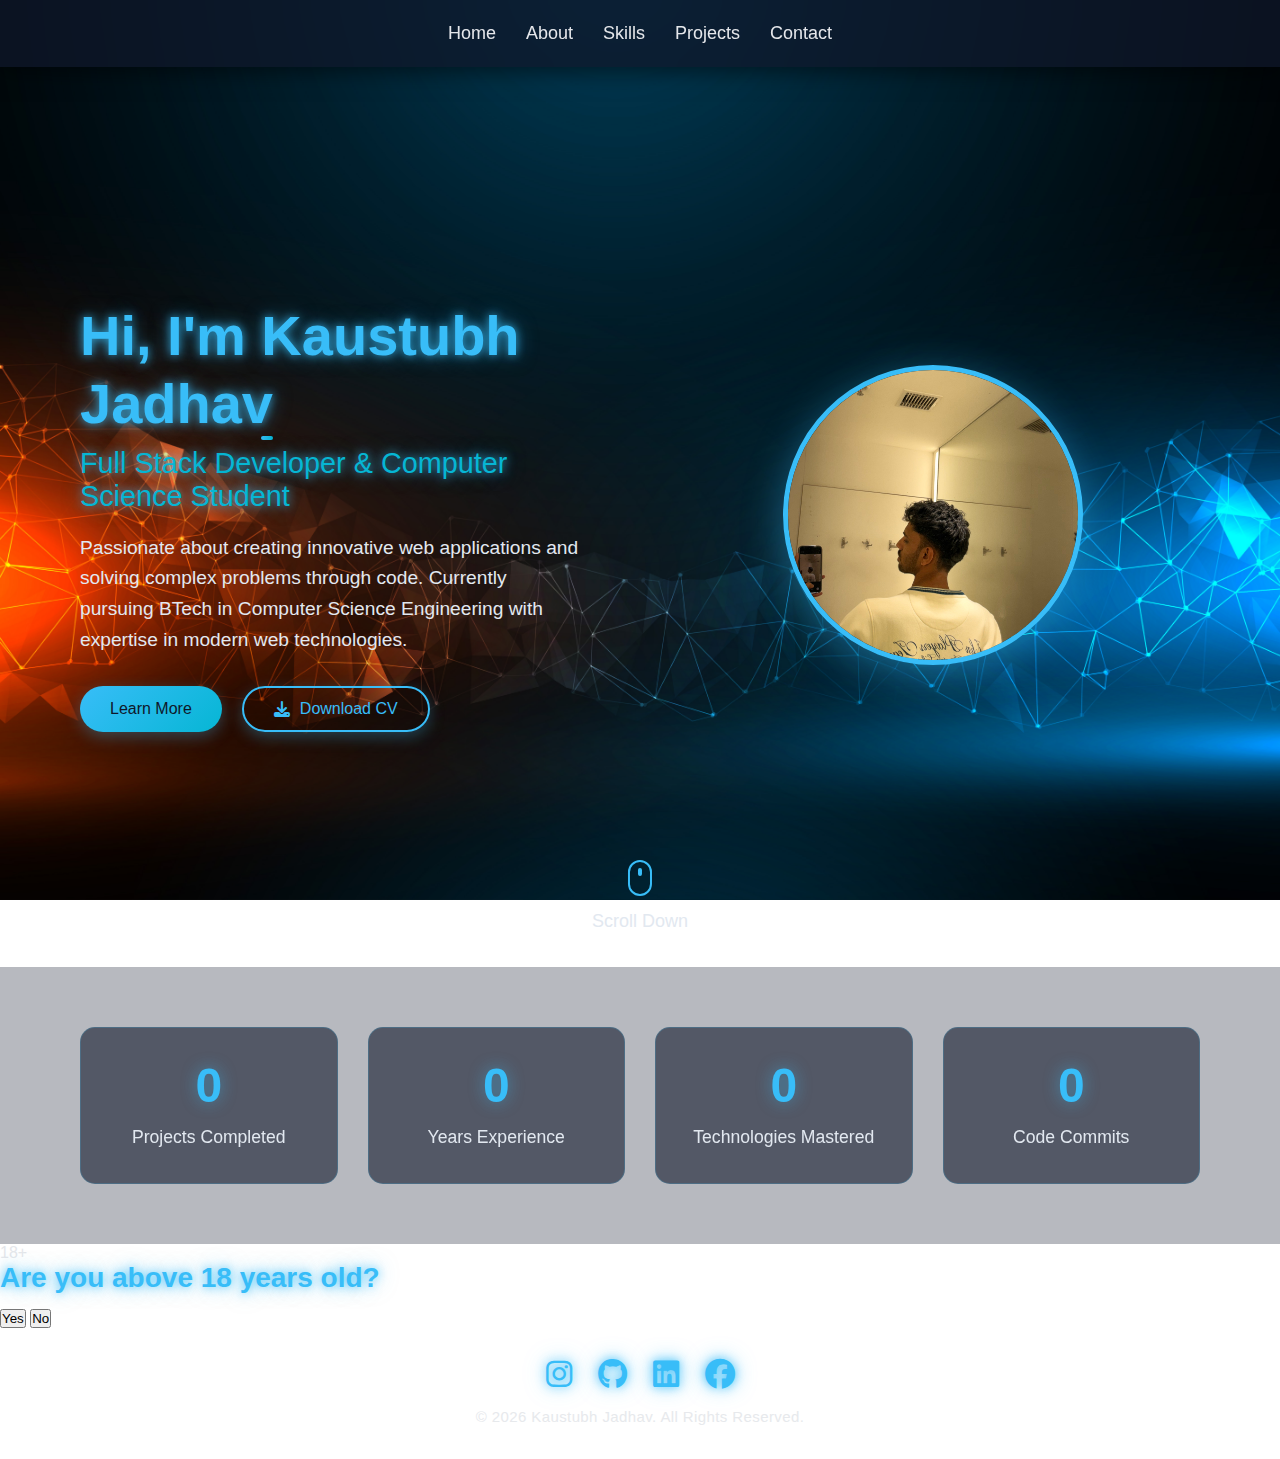
<file: index.html>
<!DOCTYPE html>
<html lang="en">
<head>
    <meta charset="UTF-8">
    <title>Portfolio - Kaustubh Jadhav</title>

    <!-- Google Font -->
    <link href="https://fonts.googleapis.com/css2?family=Poppins:wght@300;400;500;600;700&display=swap" rel="stylesheet">

    <!-- Main CSS -->
    <link rel="stylesheet" href="style.css">

    <!-- Font Awesome for icons -->
    <link rel="stylesheet" href="https://cdnjs.cloudflare.com/ajax/libs/font-awesome/6.5.0/css/all.min.css">
</head>
<body>

<nav>
    <a href="index.html">Home</a>
    <a href="about.html">About</a>
    <a href="skills.html">Skills</a>
    <a href="projects.html">Projects</a>
    <a href="contact.html">Contact</a>
</nav>

<main>
    <!-- HERO SECTION -->
    <section class="hero-section">
        <div class="hero-content">
            <div class="hero-text">
                <h1 class="animate-fade-in">Hi, I'm <span class="highlight">Kaustubh Jadhav</span></h1>
                <h2 class="animate-slide-up">Full Stack Developer & Computer Science Student</h2>
                <p class="animate-fade-in-delay">
                    Passionate about creating innovative web applications and solving complex problems through code.
                    Currently pursuing BTech in Computer Science Engineering with expertise in modern web technologies.
                </p>
                <div class="hero-buttons animate-slide-up-delay">
                    <a href="#about" class="btn-primary">Learn More</a>
                    <a href="Kaustubh_Jadhav_CV.pdf" class="btn-secondary" download>
                        <i class="fas fa-download"></i> Download CV
                    </a>
                </div>
            </div>
            <div class="hero-image animate-bounce-in">
                <div class="image-container">
                    <img src="img/me.jpg" alt="Kaustubh Jadhav" class="profile-image">
                    <div class="image-overlay"></div>
                </div>
            </div>
        </div>
        <div class="scroll-indicator">
            <div class="scroll-mouse">
                <div class="scroll-wheel"></div>
            </div>
            <p>Scroll Down</p>
        </div>
    </section>

    <!-- QUICK STATS -->
    <section class="stats-section">
        <div class="stats-container">
            <div class="stat-item animate-count">
                <h3 class="stat-number" data-target="5">0</h3>
                <p>Projects Completed</p>
            </div>
            <div class="stat-item animate-count">
                <h3 class="stat-number" data-target="1">0</h3>
                <p>Years Experience</p>
            </div>
            <div class="stat-item animate-count">
                <h3 class="stat-number" data-target="5">0</h3>
                <p>Technologies Mastered</p>
            </div>
            <div class="stat-item animate-count">
                <h3 class="stat-number" data-target="100">0</h3>
                <p>Code Commits</p>
            </div>
        </div>
    </section>
</main>

<!-- Age Verification Modal -->
<div id="ageModal" class="age-modal">
    <div class="modal-content">
        <div class="age-logo">18+</div>
        <h2>Are you above 18 years old?</h2>
        <div class="modal-buttons">
            <button id="yesBtn" class="btn-yes">Yes</button>
            <button id="noBtn" class="btn-no">No</button>
        </div>
    </div>
</div>

<footer>
    <div class="footer-top">
    <div class="social-icons">
        <a href="#" title="Instagram"><i class="fab fa-instagram"></i></a>
        <a href="#" title="GitHub"><i class="fab fa-github"></i></a>
        <a href="#" title="LinkedIn"><i class="fab fa-linkedin"></i></a>
        <a href="#" title="Facebook"><i class="fab fa-facebook"></i></a>
    </div>
    <p>© 2026 Kaustubh Jadhav. All Rights Reserved.</p>
</footer>

<script>
// Counter Animation
function animateCounters() {
    const counters = document.querySelectorAll('.stat-number');

    counters.forEach(counter => {
        const target = parseInt(counter.getAttribute('data-target'));
        const duration = 2000; // 2 seconds
        const step = target / (duration / 16); // 60fps
        let current = 0;

        const timer = setInterval(() => {
            current += step;
            if (current >= target) {
                counter.textContent = target;
                clearInterval(timer);
            } else {
                counter.textContent = Math.floor(current);
            }
        }, 16);
    });
}

// Intersection Observer for animations
function createObserver() {
    const observer = new IntersectionObserver((entries) => {
        entries.forEach(entry => {
            if (entry.isIntersecting) {
                entry.target.style.opacity = '1';
                entry.target.style.transform = 'translateY(0)';
            }
        });
    }, { threshold: 0.1 });

    // Observe all animated elements
    document.querySelectorAll('.animate-slide-up').forEach(el => {
        el.style.opacity = '0';
        el.style.transform = 'translateY(30px)';
        el.style.transition = 'opacity 0.6s ease, transform 0.6s ease';
        observer.observe(el);
    });
}

// Initialize when DOM is loaded
document.addEventListener('DOMContentLoaded', () => {
    // Start counter animation when stats section is visible
    const statsSection = document.querySelector('.stats-section');
    if (statsSection) {
        const observer = new IntersectionObserver((entries) => {
            entries.forEach(entry => {
                if (entry.isIntersecting) {
                    animateCounters();
                    observer.unobserve(entry.target);
                }
            });
        }, { threshold: 0.5 });

        observer.observe(statsSection);
    }

    // Initialize other animations
    createObserver();
});

// Smooth scrolling for anchor links
document.querySelectorAll('a[href^="#"]').forEach(anchor => {
    anchor.addEventListener('click', function (e) {
        e.preventDefault();
        const target = document.querySelector(this.getAttribute('href'));
        if (target) {
            target.scrollIntoView({
                behavior: 'smooth',
                block: 'start'
            });
        }
    });
});

// Age Verification Modal
document.addEventListener('DOMContentLoaded', function() {
    const modal = document.getElementById('ageModal');
    const yesBtn = document.getElementById('yesBtn');
    const noBtn = document.getElementById('noBtn');

    // Show modal on page load
    modal.style.display = 'flex';

    // Blur background
    document.body.classList.add('blur-background');

    // Handle Yes button
    yesBtn.addEventListener('click', function() {
        modal.style.display = 'none';
        document.body.classList.remove('blur-background');
    });

    // Handle No button
    noBtn.addEventListener('click', function() {
        alert('You must be 18+ to access this website.');
        window.location.href = 'https://www.google.com';
    });
});
</script>

</body>
</html>
</file>
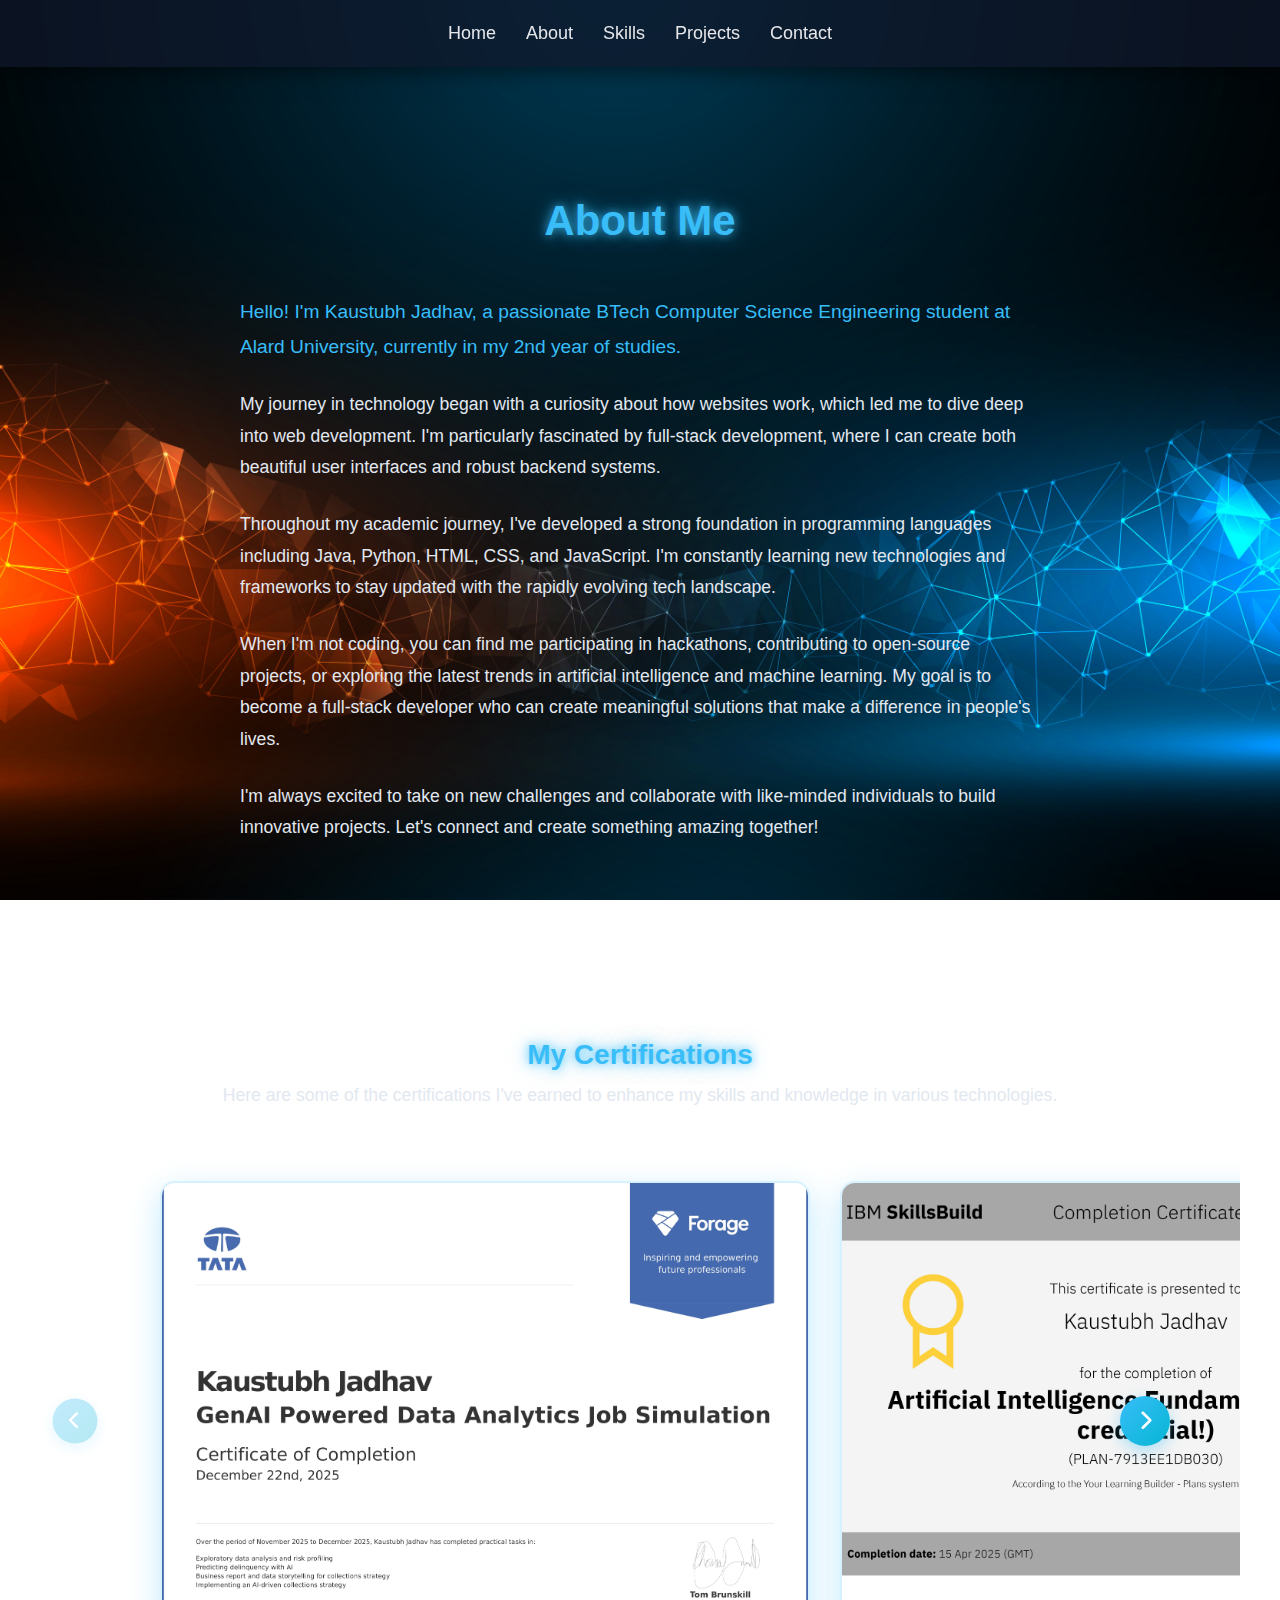
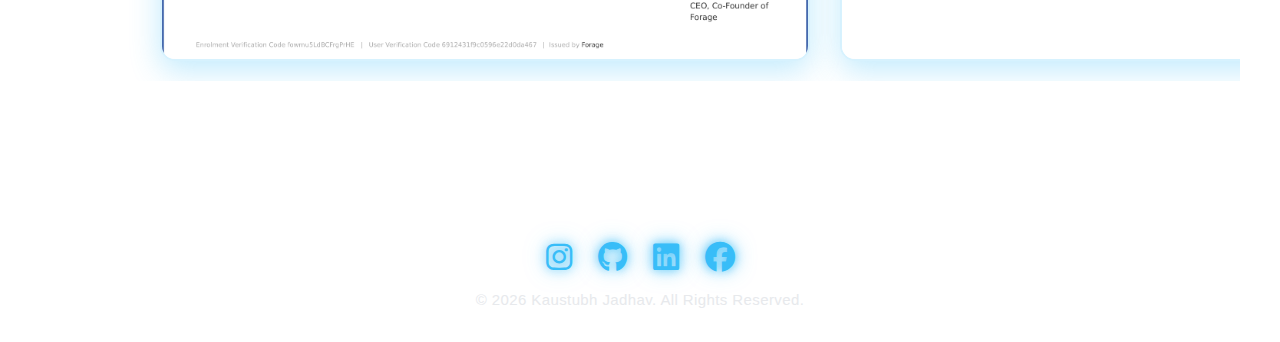
<file: about.html>
<!DOCTYPE html>
<html lang="en">
<head>
    <meta charset="UTF-8">
    <title>About - Kaustubh</title>

    <!-- Google Font -->
    <link href="https://fonts.googleapis.com/css2?family=Poppins:wght@300;500;700&display=swap" rel="stylesheet">

    <!-- Main CSS -->
    <link rel="stylesheet" href="style.css">

    <!-- Font Awesome -->
    <link rel="stylesheet" href="https://cdnjs.cloudflare.com/ajax/libs/font-awesome/6.5.0/css/all.min.css">
</head>
<body>

<nav>
    <a href="index.html">Home</a>
    <a href="about.html">About</a>
    <a href="skills.html">Skills</a>
    <a href="projects.html">Projects</a>
    <a href="contact.html">Contact</a>
</nav>

<main>

    <!-- ABOUT SECTION -->
    <section class="about-section">
        <h1 class="animate-fade-in">About Me</h1>

        <div class="about-content-full">
            <div class="about-text animate-slide-up">
                <p>Hello! I'm Kaustubh Jadhav, a passionate BTech Computer Science Engineering student at Alard University, currently in my 2nd year of studies.</p>

                <p>My journey in technology began with a curiosity about how websites work, which led me to dive deep into web development. I'm particularly fascinated by full-stack development, where I can create both beautiful user interfaces and robust backend systems.</p>

                <p>Throughout my academic journey, I've developed a strong foundation in programming languages including Java, Python, HTML, CSS, and JavaScript. I'm constantly learning new technologies and frameworks to stay updated with the rapidly evolving tech landscape.</p>

                <p>When I'm not coding, you can find me participating in hackathons, contributing to open-source projects, or exploring the latest trends in artificial intelligence and machine learning. My goal is to become a full-stack developer who can create meaningful solutions that make a difference in people's lives.</p>

                <p>I'm always excited to take on new challenges and collaborate with like-minded individuals to build innovative projects. Let's connect and create something amazing together!</p>
            </div>
        </div>
    </section>


    <!-- CERTIFICATIONS SECTION -->
    <section class="certifications-section">
        <h2 class="animate-fade-in">My Certifications</h2>
        <p class="animate-fade-in-delay">Here are some of the certifications I've earned to enhance my skills and knowledge in various technologies.</p>

        <div class="certifications-container">
            <div class="cert-scroll-container">
                <div class="cert-grid-scrollable" id="certificates-slider">
                    <div class="cert-grid">
                        <img src="img/cert1.jpg" alt="Certificate 1">
                        <img src="img/cert2.jpg" alt="Certificate 2">
                        <img src="img/cert3.jpg" alt="Certificate 3">
                        <img src="img/cert4.jpg" alt="Certificate 4">
                        <img src="img/azure.jpg" alt="Azure Certificate">
                    </div>
                </div>
            </div>
            <button class="cert-scroll-btn left" id="cert-left-btn">
                <i class="fas fa-chevron-left"></i>
            </button>
            <button class="cert-scroll-btn right" id="cert-right-btn">
                <i class="fas fa-chevron-right"></i>
            </button>
        </div>
    </section>

</main>

<footer>
    <div class="social-icons">
        <a href="#" title="Instagram"><i class="fab fa-instagram"></i></a>
        <a href="#" title="GitHub"><i class="fab fa-github"></i></a>
        <a href="#" title="LinkedIn"><i class="fab fa-linkedin"></i></a>
        <a href="#" title="Facebook"><i class="fab fa-facebook"></i></a>
    </div>

    <p>© 2026 Kaustubh Jadhav. All Rights Reserved.</p>
</footer>

<script>
// Certificate Slider Functionality
document.addEventListener('DOMContentLoaded', function() {
    const slider = document.getElementById('certificates-slider');
    const leftBtn = document.getElementById('cert-left-btn');
    const rightBtn = document.getElementById('cert-right-btn');

    if (!slider || !leftBtn || !rightBtn) return;

    const certImages = slider.querySelectorAll('img');
    const totalImages = certImages.length;
    let currentIndex = 0;

    // Function to get current image width based on screen size
    function getImageWidth() {
        const firstImage = certImages[0];
        if (firstImage) {
            const computedStyle = window.getComputedStyle(firstImage);
            return parseInt(computedStyle.width) + 30; // width + gap
        }
        return 580; // fallback: 550 + 30
    }

    // Update button states
    function updateButtons() {
        leftBtn.disabled = currentIndex === 0;
        rightBtn.disabled = currentIndex >= totalImages - 2; // Show 2 images at a time to allow scrolling
    }

    // Scroll left
    leftBtn.addEventListener('click', function() {
        if (currentIndex > 0) {
            currentIndex--;
            const imageWidth = getImageWidth();
            slider.style.transform = `translateX(-${currentIndex * imageWidth}px)`;
            updateButtons();
        }
    });

    // Scroll right
    rightBtn.addEventListener('click', function() {
        if (currentIndex < totalImages - 2) {
            currentIndex++;
            const imageWidth = getImageWidth();
            slider.style.transform = `translateX(-${currentIndex * imageWidth}px)`;
            updateButtons();
        }
    });

    // Initialize button states
    updateButtons();

    // Handle window resize
    window.addEventListener('resize', function() {
        // Reset position on resize
        currentIndex = 0;
        slider.style.transform = 'translateX(0)';
        updateButtons();
    });
});
</script>

</body>
</html>
</file>
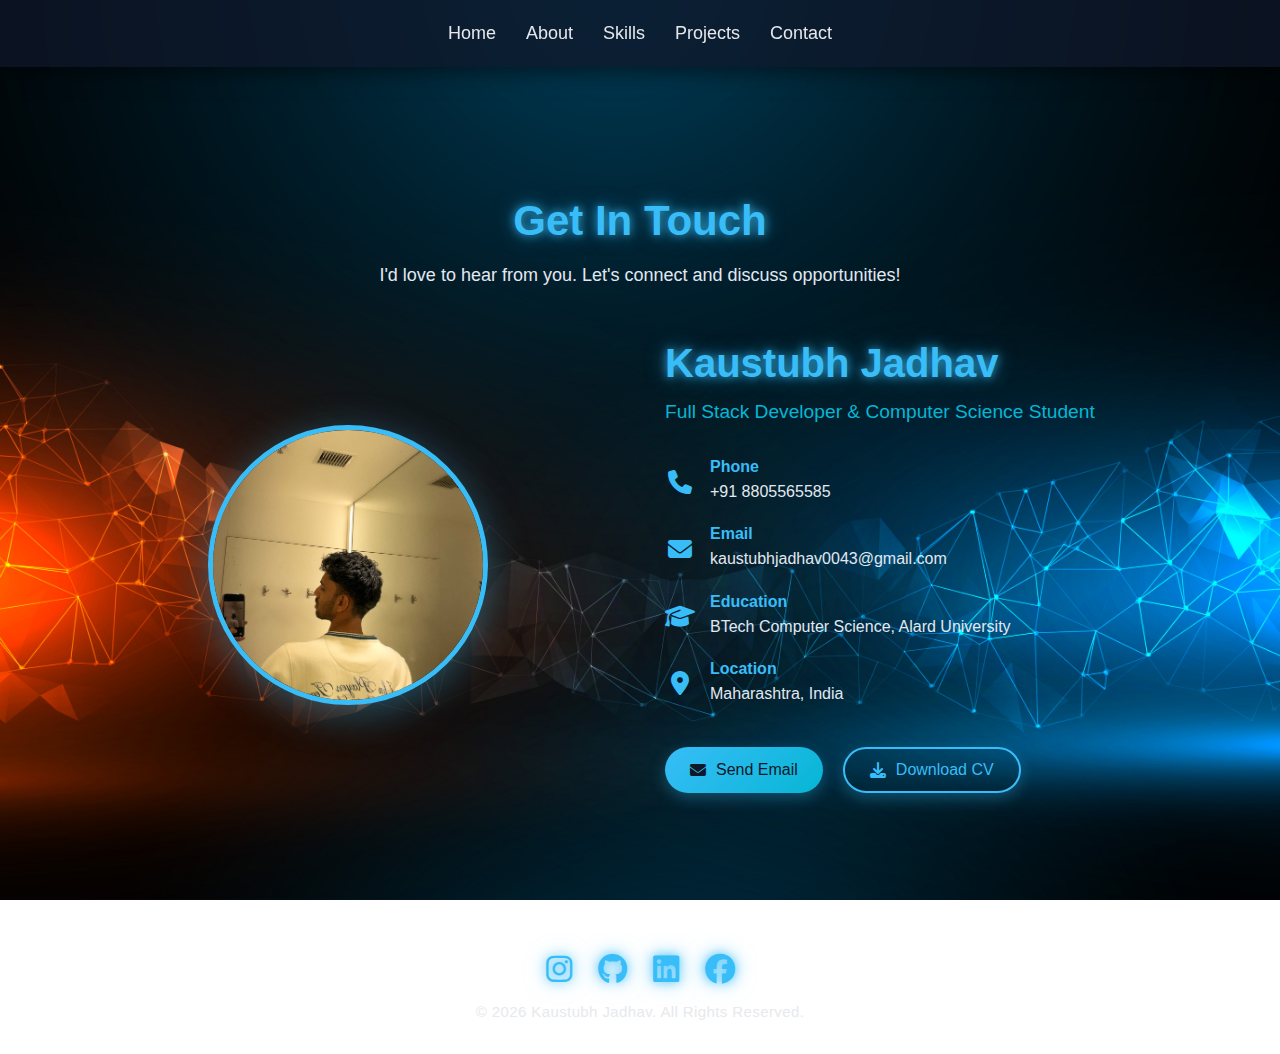
<file: contact.html>
<!DOCTYPE html>
<html lang="en">
<head>
    <meta charset="UTF-8">
    <title>Contact - Kaustubh</title>

    <!-- Google Font -->
    <link href="https://fonts.googleapis.com/css2?family=Poppins:wght@300;500;700&display=swap" rel="stylesheet">

    <!-- Main CSS -->
    <link rel="stylesheet" href="style.css">

    <!-- Font Awesome -->
    <link rel="stylesheet" href="https://cdnjs.cloudflare.com/ajax/libs/font-awesome/6.5.0/css/all.min.css">
</head>
<body>

<nav>
    <a href="index.html">Home</a>
    <a href="about.html">About</a>
    <a href="skills.html">Skills</a>
    <a href="projects.html">Projects</a>
    <a href="contact.html">Contact</a>
</nav>

<main>

    <section class="contact-section">
        <h1 class="animate-fade-in">Get In Touch</h1>
        <p class="animate-fade-in-delay">I'd love to hear from you. Let's connect and discuss opportunities!</p>

        <div class="contact-content">
            <div class="contact-left animate-slide-up">
                <div class="contact-image-container">
                    <img src="img/me.jpg" alt="Kaustubh Jadhav" class="contact-profile-pic">
                    <div class="contact-image-overlay"></div>
                </div>
            </div>

            <div class="contact-right animate-slide-up-delay">
                <h2>Kaustubh Jadhav</h2>
                <p class="contact-subtitle">Full Stack Developer & Computer Science Student</p>

                <div class="contact-info">
                    <div class="contact-item">
                        <i class="fas fa-phone"></i>
                        <div>
                            <strong>Phone</strong>
                            <p>+91 8805565585</p>
                        </div>
                    </div>

                    <div class="contact-item">
                        <i class="fas fa-envelope"></i>
                        <div>
                            <strong>Email</strong>
                            <p>kaustubhjadhav0043@gmail.com</p>
                        </div>
                    </div>

                    <div class="contact-item">
                        <i class="fas fa-graduation-cap"></i>
                        <div>
                            <strong>Education</strong>
                            <p>BTech Computer Science, Alard University</p>
                        </div>
                    </div>

                    <div class="contact-item">
                        <i class="fas fa-map-marker-alt"></i>
                        <div>
                            <strong>Location</strong>
                            <p>Maharashtra, India</p>
                        </div>
                    </div>
                </div>

                <div class="contact-buttons">
                    <a href="mailto:kaustubhjadhav0043@gmail.com" class="contact-btn primary">
                        <i class="fas fa-envelope"></i> Send Email
                    </a>
                    <a href="Kaustubh_Jadhav_Resume.pdf" class="contact-btn secondary" download>
                        <i class="fas fa-download"></i> Download CV
                    </a>
                </div>
            </div>
        </div>
    </section>

</main>

<footer>
    <div class="social-icons">
        <a href="#"><i class="fab fa-instagram"></i></a>
        <a href="#"><i class="fab fa-github"></i></a>
        <a href="#"><i class="fab fa-linkedin"></i></a>
        <a href="#"><i class="fab fa-facebook"></i></a>
    </div>

    <p>© 2026 Kaustubh Jadhav. All Rights Reserved.</p>
</footer>

</body>
</html>
</file>
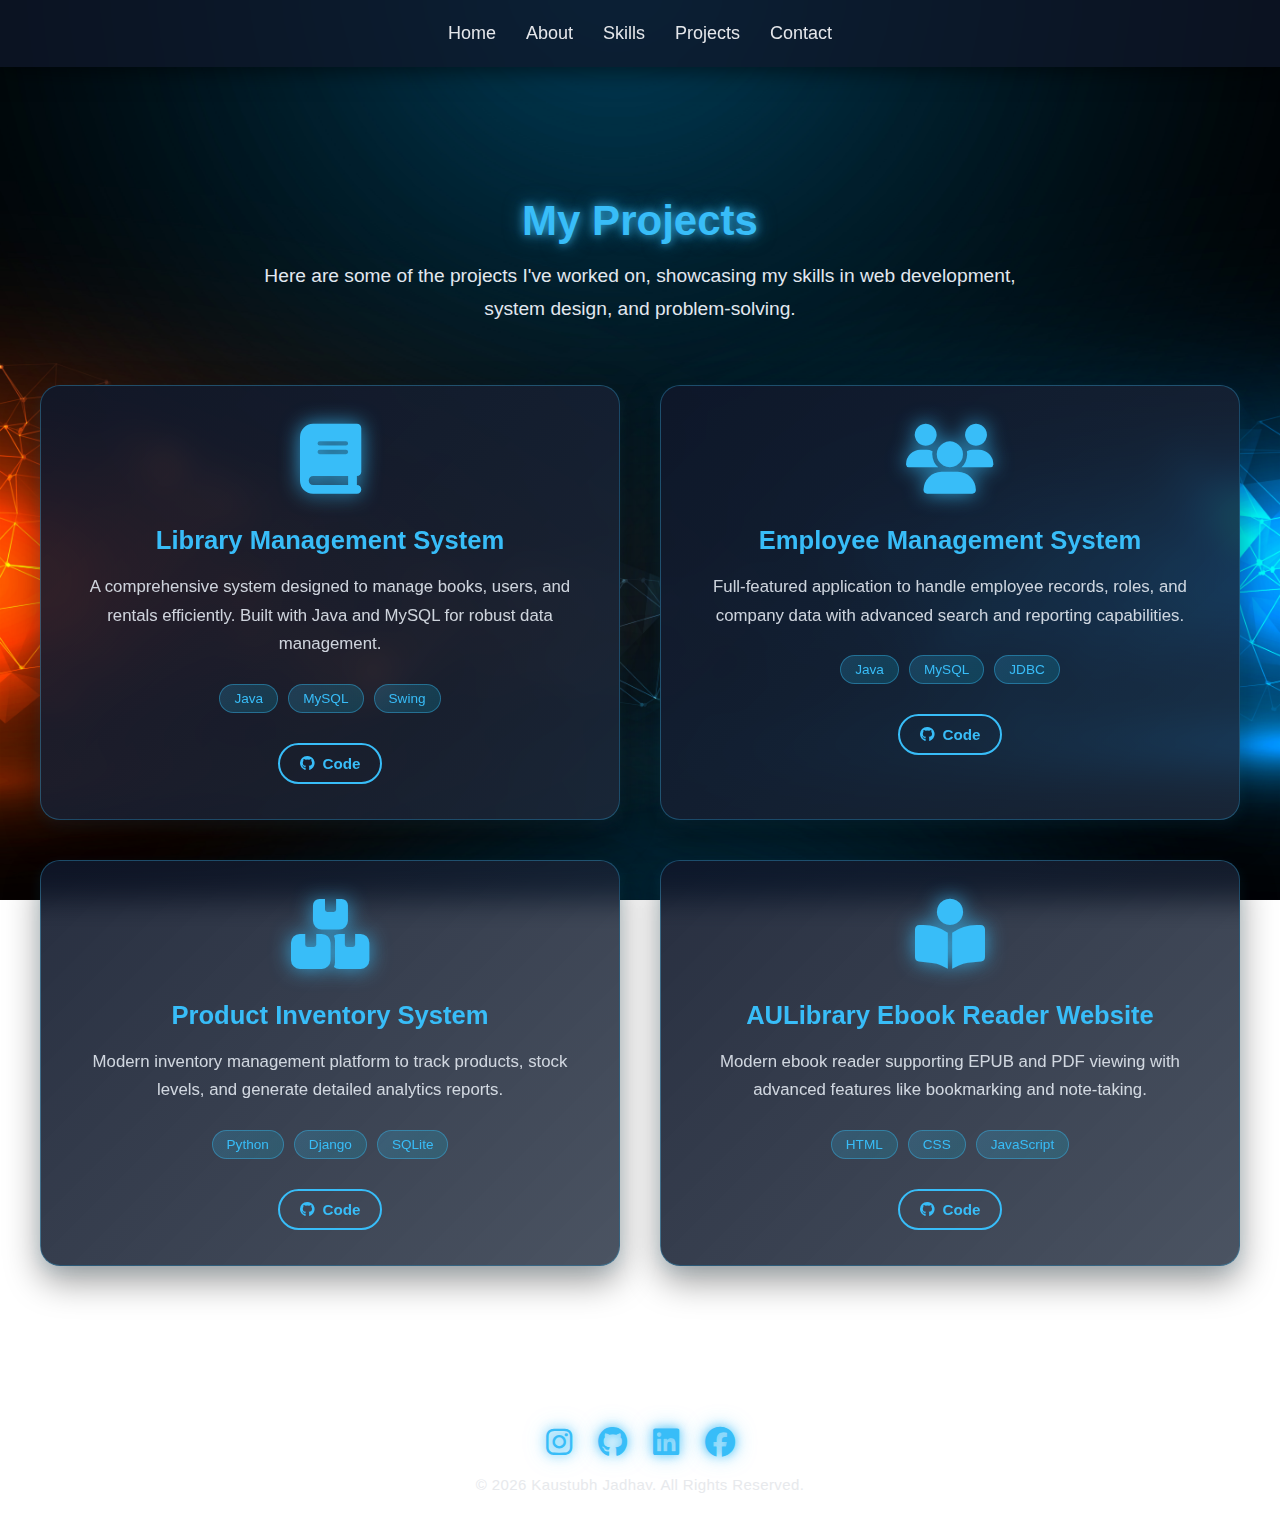
<file: projects.html>
<!DOCTYPE html>
<html lang="en">
<head>
    <meta charset="UTF-8">
    <title>Projects - Kaustubh</title>

    <!-- Google Font -->
    <link href="https://fonts.googleapis.com/css2?family=Poppins:wght@300;500;700&display=swap" rel="stylesheet">

    <!-- Main CSS -->
    <link rel="stylesheet" href="style.css">

    <!-- Font Awesome -->
    <link rel="stylesheet" href="https://cdnjs.cloudflare.com/ajax/libs/font-awesome/6.5.0/css/all.min.css">
</head>
<body>

<nav>
    <a href="index.html">Home</a>
    <a href="about.html">About</a>
    <a href="skills.html">Skills</a>
    <a href="projects.html">Projects</a>
    <a href="contact.html">Contact</a>
</nav>

<main>

    <section class="projects-section">
        <h1 class="animate-fade-in">My Projects</h1>
        <p class="animate-fade-in-delay">Here are some of the projects I've worked on, showcasing my skills in web development, system design, and problem-solving.</p>

        <div class="projects-grid">
            <div class="project-card animate-slide-up">
                <div class="project-image">
                    <i class="fas fa-book"></i>
                </div>
                <h3>Library Management System</h3>
                <p>A comprehensive system designed to manage books, users, and rentals efficiently. Built with Java and MySQL for robust data management.</p>
                <div class="project-tech">
                    <span class="tech-tag">Java</span>
                    <span class="tech-tag">MySQL</span>
                    <span class="tech-tag">Swing</span>
                </div>
                <div class="project-links">
                    <a href="#" class="project-link"><i class="fab fa-github"></i> Code</a>
                </div>
            </div>

            <div class="project-card animate-slide-up">
                <div class="project-image">
                    <i class="fas fa-users"></i>
                </div>
                <h3>Employee Management System</h3>
                <p>Full-featured application to handle employee records, roles, and company data with advanced search and reporting capabilities.</p>
                <div class="project-tech">
                    <span class="tech-tag">Java</span>
                    <span class="tech-tag">MySQL</span>
                    <span class="tech-tag">JDBC</span>
                </div>
                <div class="project-links">
                    <a href="https://github.com/Kaustubh0043/EmployeeManagement-JDBC.git" class="project-link"><i class="fab fa-github"></i> Code</a>
                </div>
            </div>

            <div class="project-card animate-slide-up">
                <div class="project-image">
                    <i class="fas fa-boxes"></i>
                </div>
                <h3>Product Inventory System</h3>
                <p>Modern inventory management platform to track products, stock levels, and generate detailed analytics reports.</p>
                <div class="project-tech">
                    <span class="tech-tag">Python</span>
                    <span class="tech-tag">Django</span>
                    <span class="tech-tag">SQLite</span>
                </div>
                <div class="project-links">
                    <a href="#" class="project-link"><i class="fab fa-github"></i> Code</a>
                </div>
            </div>

            <div class="project-card animate-slide-up">
                <div class="project-image">
                    <i class="fas fa-book-reader"></i>
                </div>
                <h3>AULibrary Ebook Reader Website</h3>
                <p>Modern ebook reader supporting EPUB and PDF viewing with advanced features like bookmarking and note-taking.</p>
                <div class="project-tech">
                    <span class="tech-tag">HTML</span>
                    <span class="tech-tag">CSS</span>
                    <span class="tech-tag">JavaScript</span>
                </div>
                <div class="project-links">
                    <a href="#" class="project-link"><i class="fab fa-github"></i> Code</a>
                </div>
            </div>



        </div>
    </section>

</main>

<footer>
    <div class="social-icons">
        <a href="#" title="Instagram"><i class="fab fa-instagram"></i></a>
        <a href="#" title="GitHub"><i class="fab fa-github"></i></a>
        <a href="#" title="LinkedIn"><i class="fab fa-linkedin"></i></a>
        <a href="#" title="Facebook"><i class="fab fa-facebook"></i></a>
    </div>

    <p>© 2026 Kaustubh Jadhav. All Rights Reserved.</p>
</footer>

</body>
</html>
</file>
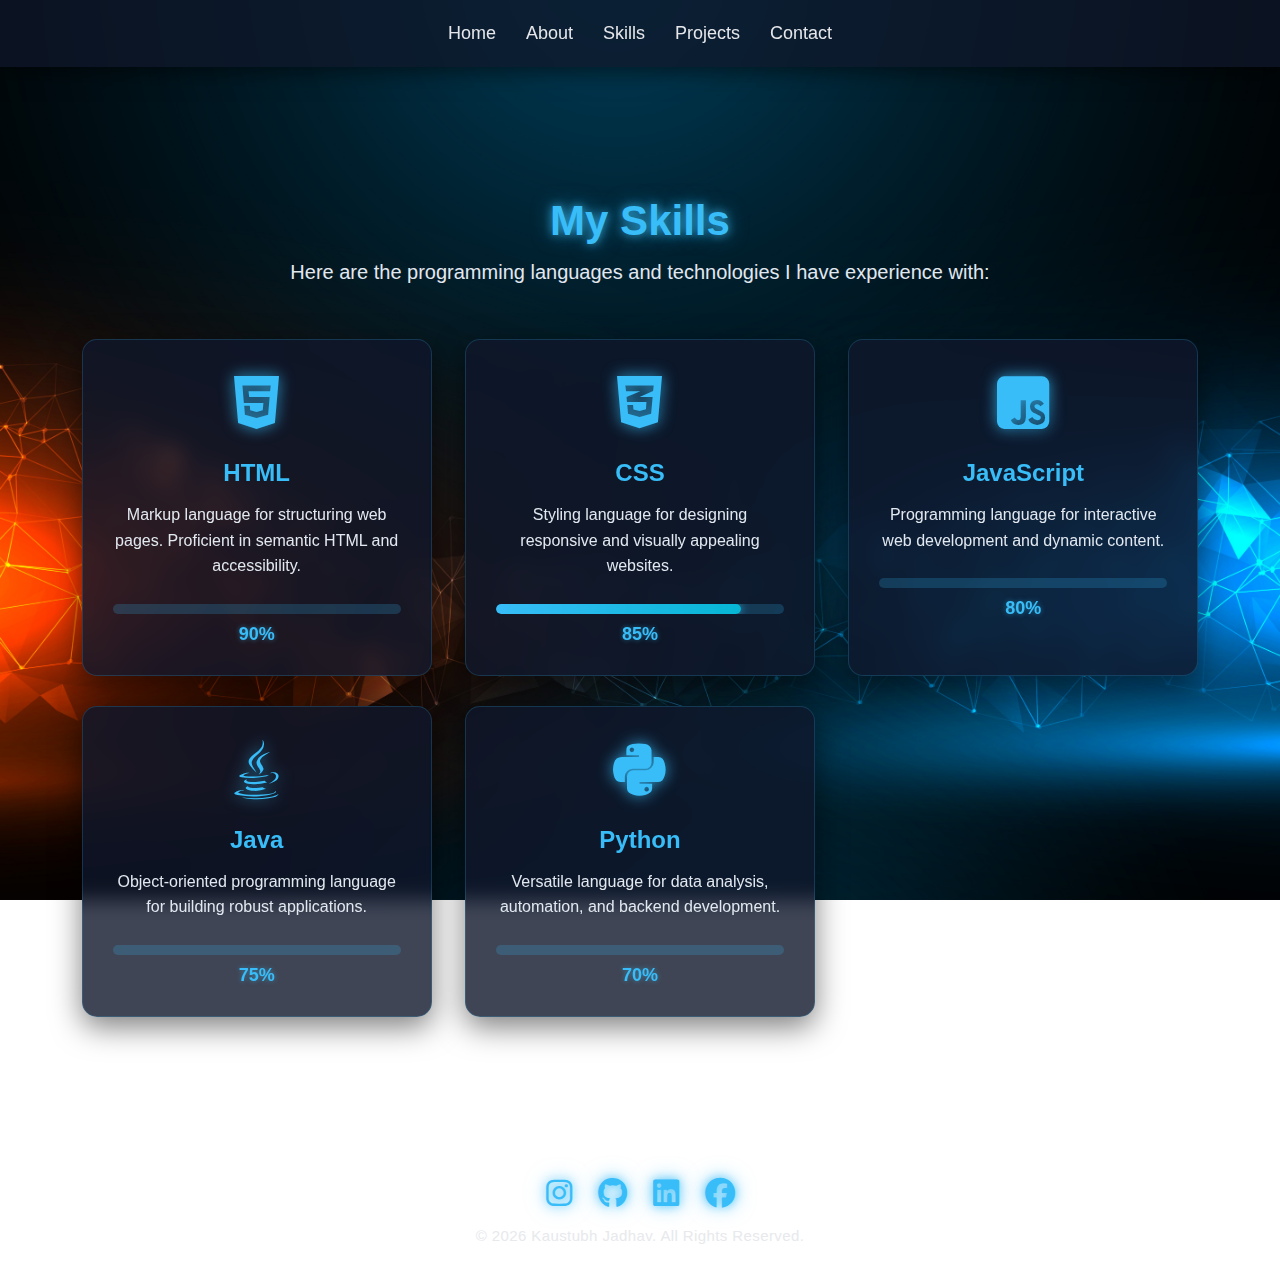
<file: skills.html>
<!DOCTYPE html>
<html lang="en">
<head>
    <meta charset="UTF-8">
    <title>Skills - Kaustubh</title>

    <!-- Google Font -->
    <link href="https://fonts.googleapis.com/css2?family=Poppins:wght@300;500;700&display=swap" rel="stylesheet">

    <!-- Main CSS -->
    <link rel="stylesheet" href="style.css">

    <!-- Font Awesome -->
    <link rel="stylesheet" href="https://cdnjs.cloudflare.com/ajax/libs/font-awesome/6.5.0/css/all.min.css">
</head>
<body>

<nav>
    <a href="index.html">Home</a>
    <a href="about.html">About</a>
    <a href="skills.html">Skills</a>
    <a href="projects.html">Projects</a>
    <a href="contact.html">Contact</a>
</nav>

<main>

    <!-- SKILLS SECTION -->
    <section class="skills-section">
        <h1>My Skills</h1>
        <p>Here are the programming languages and technologies I have experience with:</p>

        <div class="skills-grid">
            <div class="skill-card">
                <div class="skill-icon">
                    <i class="fab fa-html5"></i>
                </div>
                <h3>HTML</h3>
                <p>Markup language for structuring web pages. Proficient in semantic HTML and accessibility.</p>
                <div class="skill-bar">
                    <div class="skill-level" style="--skill-width:90%;"></div>
                </div>
                <span class="skill-percentage">90%</span>
            </div>

            <div class="skill-card">
                <div class="skill-icon">
                    <i class="fab fa-css3-alt"></i>
                </div>
                <h3>CSS</h3>
                <p>Styling language for designing responsive and visually appealing websites.</p>
                <div class="skill-bar">
                    <div class="skill-level" style="width:85%;"></div>
                </div>
                <span class="skill-percentage">85%</span>
            </div>

            <div class="skill-card">
                <div class="skill-icon">
                    <i class="fab fa-js-square"></i>
                </div>
                <h3>JavaScript</h3>
                <p>Programming language for interactive web development and dynamic content.</p>
                <div class="skill-bar">
                    <div class="skill-level" style="--skill-width:80%;"></div>
                </div>
                <span class="skill-percentage">80%</span>
            </div>

            <div class="skill-card">
                <div class="skill-icon">
                    <i class="fab fa-java"></i>
                </div>
                <h3>Java</h3>
                <p>Object-oriented programming language for building robust applications.</p>
                <div class="skill-bar">
                    <div class="skill-level" style="--skill-width:75%;"></div>
                </div>
                <span class="skill-percentage">75%</span>
            </div>

            <div class="skill-card">
                <div class="skill-icon">
                    <i class="fab fa-python"></i>
                </div>
                <h3>Python</h3>
                <p>Versatile language for data analysis, automation, and backend development.</p>
                <div class="skill-bar">
                    <div class="skill-level" style="--skill-width:70%;"></div>
                </div>
                <span class="skill-percentage">70%</span>
            </div>
        </div>

    </section>

</main>

<footer>
    <div class="social-icons">
        <a href="#" title="Instagram"><i class="fab fa-instagram"></i></a>
        <a href="#" title="GitHub"><i class="fab fa-github"></i></a>
        <a href="#" title="LinkedIn"><i class="fab fa-linkedin"></i></a>
        <a href="#" title="Facebook"><i class="fab fa-facebook"></i></a>
    </div>

    <p>© 2026 Kaustubh Jadhav. All Rights Reserved.</p>
</footer>

</body>
</html>
</file>
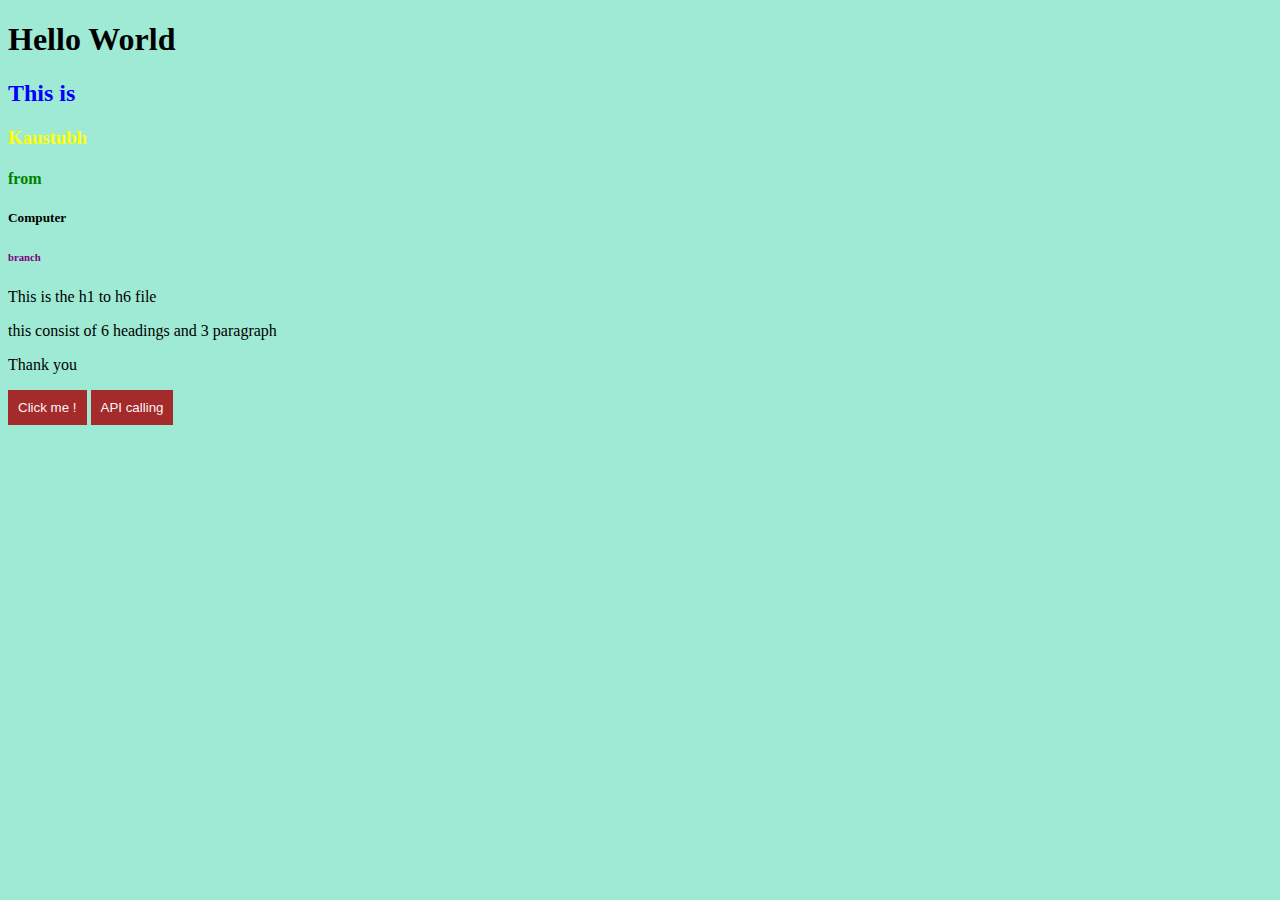
<file: Heading/simple.html>
<!DOCTYPE html>
<html lang="en">
<head>
    <meta charset="UTF-8">
    <meta name="viewport" content="width=device-width, initial-scale=1.0">
    <title>Document</title>
    <link rel="stylesheet" href="../form.css">
    
    
</head>
<body>
    <h1 id="h1">Hello World</h1>
    <h2 id="h2" onmouseover="mouseoverevent()" onmouseleave="onmouseleaveevent()">This is</h2>
    <h3 id="h3"> Kaustubh</h3>
    <h4 class="myclass1">from</h4>
    <h5 class="myclass1">Computer</h5>
    <h6 class="myclass2">branch</h6>
    <p>This is the h1 to h6 file</p>
    <p>this consist of 6 headings and 3 paragraph</p>
    <p>Thank you</p>
    <button onclick="handleevent()">Click me ! </button>
    <button onclick="APICalling()">API calling</button>
    <script>console.log("This is my js file")
    let a = document.getElementById("h1");
    console.log(a);
    let b = document.getElementById("h2");
    console.log(b); 
    let c = document.getElementsByClassName("myclass1")[0];
    console.log(c);
    let d = document.getElementsByClassName("myclass2")[0];
    console.log(d);
    let e = document.getElementById("h3");
    console.log(e);
    b.style.color = "blue"; 
    c.style.color = "green";
    d.style.color = "purple";
    e.style.color = "yellow";
    function handleevent (){
        console.log("This is click Event");
        a.style.color = "red";
        
    }
    function mouseoverevent(){
        console.log("This is mouseover event");
        b.style.color = "orange";
    }

    function onmouseleaveevent(){
        console.log("This is mouseleave event");
        b.style.color = "blue";
    }

    function APICalling(){
        console.log("API calling successfully");
        fetch('https://jsonplaceholder.typicode.com/todos/1')
      .then(response => response.json())
      .then(data => a.innerText = data.title)
      
    }
    </script>
    
</body>
</html>
</file>
<file: form.css>
button{
    padding: 10px;
    background-color: brown;
    color: rgb(247, 245, 248);
    border: 0cap;
}

body{
    background-color: rgb(159, 234, 212);
}
</file>
<file: style.css>
/* Reset */
* {
    margin: 0;
    padding: 0;
    box-sizing: border-box;
    font-family: 'Segoe UI', Tahoma, Geneva, Verdana, sans-serif;
}

/* Body */
body {
    background: url("img/technology.jpg") no-repeat center center fixed;
    background-size: cover;
    color: #e5e7eb;
    min-height: 100vh;
    display: flex;
    flex-direction: column;
}

/* Main wrapper (pushes footer down) */
main {
    flex: 1;
}

/* Navbar */
nav {
    background: rgba(15, 23, 42, 0.75);
    padding: 18px 40px;
    display: flex;
    justify-content: center;
    gap: 30px;
    position: sticky;
    top: 0;
    backdrop-filter: blur(12px);
    box-shadow: 0 5px 20px rgba(0,0,0,0.5);
    z-index: 100;
}

nav a {
    color: #e5e7eb;
    text-decoration: none;
    font-size: 18px;
    font-weight: 500;
    position: relative;
    padding: 5px 0;
    transition: 0.3s;
}

/* Underline hover effect */
nav a::after {
    content: "";
    position: absolute;
    left: 0;
    bottom: -6px;
    width: 0%;
    height: 2px;
    background: #38bdf8;
    transition: 0.3s;
}

nav a:hover {
    color: #38bdf8;
    text-shadow: 0 0 8px rgba(56,189,248,0.8);
}

nav a:hover::after {
    width: 100%;
}

/* Page content */
.page-content {
    max-width: 900px;
    margin: 90px auto;
    padding: 40px;
    background: transparent;
    text-align: center;
}

/* Headings with glow */
h1, h2 {
    color: #38bdf8;
    margin-bottom: 15px;
    text-shadow: 0 0 10px rgba(56,189,248,0.8),
                 0 0 20px rgba(56,189,248,0.5);
}

h1 {
    font-size: 42px;
}

h2 {
    font-size: 28px;
}

/* Text */
p, li {
    font-size: 18px;
    line-height: 1.7;
    color: #e2e8f0;
}

/* Lists */
ul {
    margin-top: 15px;
    padding-left: 20px;
    text-align: left;
}

/* Profile picture */
.profile-pic {
    width: 180px;
    height: 180px;
    border-radius: 50%;
    object-fit: cover;
    border: 4px solid #38bdf8;
    margin-bottom: 20px;
    box-shadow: 0 0 15px rgba(56,189,248,0.8),
                0 0 30px rgba(56,189,248,0.4);
}

/* ===== Minimal Transparent Footer ===== */
footer {
    background: transparent;
    padding: 30px 20px;
    text-align: center;
}

/* Social icons container */
.social-icons {
    display: flex;
    justify-content: center;
    gap: 26px;
    margin-bottom: 12px;
}

/* Icons with glow */
.social-icons a {
    font-size: 30px;
    color: #38bdf8;
    text-decoration: none;
    transition: 0.3s ease;
    text-shadow: 0 0 10px rgba(56,189,248,0.8),
                 0 0 20px rgba(56,189,248,0.6);
}

/* Hover effect */
.social-icons a:hover {
    color: #ffffff;
    transform: translateY(-5px) scale(1.2);
    text-shadow: 0 0 15px rgba(255,255,255,0.9),
                 0 0 30px rgba(56,189,248,1);
}

/* Copyright text */
footer p {
    font-size: 15px;
    color: #e5e7eb;
    letter-spacing: 0.4px;
    opacity: 0.9;
}

/* Responsive */
@media (max-width: 600px) {
    nav {
        flex-direction: column;
        gap: 15px;
    }

    .page-content {
        margin: 60px 20px;
        padding: 20px;
    }

    h1 {
        font-size: 34px;
    }
}

/* ===== Certificates Grid ===== */
.certifications-section {
    margin: 90px auto;
    padding: 40px;
    text-align: center;
}

.certifications-section h2 {
    margin-bottom: 10px;
}

.certifications-section > p {
    margin-bottom: 50px;
    font-size: 1.1rem;
    color: #e2e8f0;
}

.certifications-container {
    position: relative;
    max-width: 1200px;
    margin: 0 auto;
}

.cert-scroll-container {
    overflow: hidden;
    position: relative;
}

.cert-grid-scrollable {
    display: flex;
    gap: 30px;
    padding: 20px 120px;
    transition: transform 0.5s ease;
    width: max-content;
}

.cert-grid {
    display: flex;
    gap: 30px;
}

/* Certificate images - Made much larger for better readability */
.cert-grid img {
    width: 650px;
    height: 480px;
    object-fit: cover;
    border-radius: 15px;
    transition: 0.3s ease;
    cursor: pointer;
    box-shadow: 0 10px 30px rgba(56,189,248,0.3);
    border: 2px solid rgba(56,189,248,0.2);
}

/* Scroll buttons */
.cert-scroll-btn {
    position: absolute;
    top: 50%;
    transform: translateY(-50%);
    width: 50px;
    height: 50px;
    background: linear-gradient(135deg, #38bdf8, #06b6d4);
    border: none;
    border-radius: 50%;
    color: white;
    font-size: 20px;
    cursor: pointer;
    z-index: 1000;
    transition: all 0.3s ease;
    box-shadow: 0 5px 15px rgba(56,189,248,0.4);
    display: flex;
    align-items: center;
    justify-content: center;
}

.cert-scroll-btn:hover {
    transform: translateY(-50%) scale(1.1);
    box-shadow: 0 8px 25px rgba(56,189,248,0.6);
}

.cert-scroll-btn.left {
    left: 10px;
}

.cert-scroll-btn.right {
    right: 70px;
}

.cert-scroll-btn:disabled {
    opacity: 0.3;
    cursor: not-allowed;
    transform: translateY(-50%) scale(0.9);
}

/* Responsive for certificates */
@media (max-width: 768px) {
    .cert-grid img {
        width: 380px;
        height: 270px;
    }

    .cert-grid-scrollable {
        padding: 20px 60px;
    }

    .cert-scroll-btn {
        width: 40px;
        height: 40px;
        font-size: 16px;
    }

    .cert-scroll-btn.left {
        left: 5px;
    }

    .cert-scroll-btn.right {
        right: 40px;
    }
}

@media (max-width: 480px) {
    .cert-grid img {
        width: 320px;
        height: 230px;
    }

    .cert-grid-scrollable {
        padding: 20px 70px;
    }

    .cert-scroll-btn {
        width: 35px;
        height: 35px;
        font-size: 14px;
    }

    .cert-scroll-btn.right {
        right: 35px;
    }
}

/* Hover effect */
.cert-grid img:hover {
    transform: translateY(-10px) scale(1.05);
    box-shadow: 0 20px 40px rgba(56,189,248,0.6);
    border-color: rgba(56,189,248,0.8);
}

/* ===== Hero Section ===== */
.hero-section {
    min-height: 100vh;
    display: flex;
    flex-direction: column;
    justify-content: center;
    align-items: center;
    position: relative;
    overflow: hidden;
}

.hero-content {
    display: grid;
    grid-template-columns: 1fr 1fr;
    gap: 50px;
    align-items: center;
    max-width: 1200px;
    width: 100%;
    padding: 0 40px;
    z-index: 2;
}

.hero-text h1 {
    font-size: 3.5rem;
    font-weight: 700;
    margin-bottom: 10px;
    line-height: 1.2;
}

.hero-text h2 {
    font-size: 1.8rem;
    font-weight: 500;
    margin-bottom: 20px;
    color: #06b6d4;
}

.hero-text p {
    font-size: 1.2rem;
    line-height: 1.6;
    margin-bottom: 30px;
    max-width: 500px;
}

.highlight {
    color: #38bdf8;
    position: relative;
}

.highlight::after {
    content: '';
    position: absolute;
    bottom: -5px;
    left: 0;
    width: 100%;
    height: 4px;
    background: linear-gradient(90deg, #38bdf8, #06b6d4);
    border-radius: 2px;
}

.hero-buttons {
    display: flex;
    gap: 20px;
    flex-wrap: wrap;
}

.btn-primary, .btn-secondary {
    padding: 12px 30px;
    border-radius: 50px;
    text-decoration: none;
    font-weight: 500;
    font-size: 1rem;
    transition: all 0.3s ease;
    display: inline-flex;
    align-items: center;
    gap: 10px;
    box-shadow: 0 5px 15px rgba(56,189,248,0.3);
}

.btn-primary {
    background: linear-gradient(135deg, #38bdf8, #06b6d4);
    color: #0f172a;
}

.btn-primary:hover {
    transform: translateY(-3px);
    box-shadow: 0 8px 25px rgba(56,189,248,0.5);
}

.btn-secondary {
    background: transparent;
    color: #38bdf8;
    border: 2px solid #38bdf8;
}

.btn-secondary:hover {
    background: #38bdf8;
    color: #0f172a;
    transform: translateY(-3px);
    box-shadow: 0 8px 25px rgba(56,189,248,0.5);
}

.hero-image {
    text-align: center;
}

.image-container {
    position: relative;
    display: inline-block;
}

.profile-image {
    width: 300px;
    height: 300px;
    border-radius: 50%;
    object-fit: cover;
    border: 5px solid #38bdf8;
    box-shadow: 0 10px 40px rgba(56,189,248,0.4);
    transition: all 0.3s ease;
}

.image-overlay {
    position: absolute;
    top: 0;
    left: 0;
    width: 100%;
    height: 100%;
    border-radius: 50%;
    background: linear-gradient(135deg, rgba(56,189,248,0.1), rgba(6,182,212,0.1));
    opacity: 0;
    transition: opacity 0.3s ease;
}

.image-container:hover .image-overlay {
    opacity: 1;
}

.image-container:hover .profile-image {
    transform: scale(1.05);
    box-shadow: 0 15px 50px rgba(56,189,248,0.6);
}

.scroll-indicator {
    position: absolute;
    bottom: 30px;
    left: 50%;
    transform: translateX(-50%);
    text-align: center;
    animation: bounce 2s infinite;
}

.scroll-mouse {
    width: 24px;
    height: 36px;
    border: 2px solid #38bdf8;
    border-radius: 12px;
    margin: 0 auto 10px;
    position: relative;
}

.scroll-wheel {
    width: 4px;
    height: 8px;
    background: #38bdf8;
    border-radius: 2px;
    position: absolute;
    top: 6px;
    left: 50%;
    transform: translateX(-50%);
    animation: scroll 2s infinite;
}

@keyframes bounce {
    0%, 20%, 50%, 80%, 100% {
        transform: translateX(-50%) translateY(0);
    }
    40% {
        transform: translateX(-50%) translateY(-10px);
    }
    60% {
        transform: translateX(-50%) translateY(-5px);
    }
}

@keyframes scroll {
    0% {
        opacity: 1;
        transform: translateX(-50%) translateY(0);
    }
    100% {
        opacity: 0;
        transform: translateX(-50%) translateY(10px);
    }
}

/* ===== Stats Section ===== */
.stats-section {
    padding: 60px 0;
    background: rgba(15, 23, 42, 0.3);
    backdrop-filter: blur(10px);
}

.stats-container {
    max-width: 1200px;
    margin: 0 auto;
    display: grid;
    grid-template-columns: repeat(auto-fit, minmax(200px, 1fr));
    gap: 30px;
    padding: 0 40px;
}

.stat-item {
    text-align: center;
    padding: 30px;
    background: rgba(15, 23, 42, 0.6);
    border-radius: 15px;
    border: 1px solid rgba(56,189,248,0.2);
    transition: all 0.3s ease;
}

.stat-item:hover {
    transform: translateY(-5px);
    box-shadow: 0 10px 30px rgba(56,189,248,0.3);
    border-color: rgba(56,189,248,0.5);
}

.stat-number {
    font-size: 3rem;
    font-weight: 700;
    color: #38bdf8;
    margin-bottom: 10px;
    text-shadow: 0 0 15px rgba(56,189,248,0.5);
}

.stat-item p {
    font-size: 1.1rem;
    color: #e2e8f0;
    margin: 0;
}

/* ===== Animations ===== */
.animate-fade-in {
    animation: fadeIn 1s ease-out;
}

.animate-fade-in-delay {
    animation: fadeIn 1s ease-out 0.3s both;
}

.animate-slide-up {
    animation: slideUp 1s ease-out 0.5s both;
}

.animate-slide-up-delay {
    animation: slideUp 1s ease-out 0.7s both;
}

.animate-bounce-in {
    animation: bounceIn 1.5s ease-out 0.8s both;
}

.animate-count {
    animation: countUp 2s ease-out 1s both;
}

@keyframes fadeIn {
    from {
        opacity: 0;
    }
    to {
        opacity: 1;
    }
}

@keyframes slideUp {
    from {
        opacity: 0;
        transform: translateY(30px);
    }
    to {
        opacity: 1;
        transform: translateY(0);
    }
}

@keyframes bounceIn {
    0% {
        opacity: 0;
        transform: scale(0.3);
    }
    50% {
        opacity: 1;
        transform: scale(1.05);
    }
    70% {
        transform: scale(0.9);
    }
    100% {
        opacity: 1;
        transform: scale(1);
    }
}

@keyframes countUp {
    from {
        opacity: 0;
        transform: translateY(20px);
    }
    to {
        opacity: 1;
        transform: translateY(0);
    }
}

/* ===== About Section ===== */
.about-section {
    max-width: 1200px;
    margin: 90px auto;
    padding: 40px;
    text-align: center;
}

.about-content-full {
    max-width: 800px;
    margin: 0 auto;
    margin-top: 50px;
}

.about-text {
    text-align: left;
}

.about-text p {
    margin-bottom: 25px;
    font-size: 1.1rem;
    line-height: 1.8;
    color: #e2e8f0;
}

.about-text p:first-child {
    font-size: 1.2rem;
    font-weight: 500;
    color: #38bdf8;
}

/* ===== Contact Section ===== */
.contact-section {
    max-width: 1200px;
    margin: 90px auto;
    padding: 40px;
    text-align: center;
}

.contact-content {
    display: grid;
    grid-template-columns: 1fr 1fr;
    gap: 50px;
    align-items: center;
    margin-top: 50px;
}

.contact-left {
    text-align: center;
}

.contact-image-container {
    position: relative;
    display: inline-block;
}

.contact-profile-pic {
    width: 280px;
    height: 280px;
    border-radius: 50%;
    object-fit: cover;
    border: 5px solid #38bdf8;
    box-shadow: 0 10px 40px rgba(56,189,248,0.4);
    transition: all 0.3s ease;
}

.contact-image-overlay {
    position: absolute;
    top: 0;
    left: 0;
    width: 100%;
    height: 100%;
    border-radius: 50%;
    background: linear-gradient(135deg, rgba(56,189,248,0.1), rgba(6,182,212,0.1));
    opacity: 0;
    transition: opacity 0.3s ease;
}

.contact-image-container:hover .contact-image-overlay {
    opacity: 1;
}

.contact-image-container:hover .contact-profile-pic {
    transform: scale(1.05);
    box-shadow: 0 15px 50px rgba(56,189,248,0.6);
}

.contact-right {
    text-align: left;
}

.contact-right h2 {
    font-size: 2.5rem;
    margin-bottom: 10px;
    color: #38bdf8;
}

.contact-subtitle {
    font-size: 1.2rem;
    color: #06b6d4;
    margin-bottom: 30px;
    font-weight: 500;
}

.contact-info {
    margin-bottom: 40px;
}

.contact-item {
    display: flex;
    align-items: center;
    margin-bottom: 20px;
    gap: 15px;
}

.contact-item i {
    font-size: 1.5rem;
    color: #38bdf8;
    width: 30px;
    text-align: center;
}

.contact-item strong {
    display: block;
    color: #38bdf8;
    font-size: 1rem;
    margin-bottom: 2px;
}

.contact-item p {
    margin: 0;
    font-size: 1rem;
    color: #e2e8f0;
}

.contact-buttons {
    display: flex;
    gap: 20px;
    flex-wrap: wrap;
}

.contact-btn {
    padding: 12px 25px;
    border-radius: 50px;
    text-decoration: none;
    font-weight: 500;
    font-size: 1rem;
    transition: all 0.3s ease;
    display: inline-flex;
    align-items: center;
    gap: 10px;
    box-shadow: 0 5px 15px rgba(56,189,248,0.3);
}

.contact-btn.primary {
    background: linear-gradient(135deg, #38bdf8, #06b6d4);
    color: #0f172a;
}

.contact-btn.primary:hover {
    transform: translateY(-3px);
    box-shadow: 0 8px 25px rgba(56,189,248,0.5);
}

.contact-btn.secondary {
    background: transparent;
    color: #38bdf8;
    border: 2px solid #38bdf8;
}

.contact-btn.secondary:hover {
    background: #38bdf8;
    color: #0f172a;
    transform: translateY(-3px);
    box-shadow: 0 8px 25px rgba(56,189,248,0.5);
}

/* ===== Projects Section ===== */
.projects-section {
    max-width: 1400px;
    margin: 90px auto;
    padding: 40px;
    text-align: center;
}

.projects-section > p {
    margin-bottom: 60px;
    font-size: 1.2rem;
    color: #e2e8f0;
    max-width: 800px;
    margin-left: auto;
    margin-right: auto;
}

.projects-grid {
    display: grid;
    grid-template-columns: repeat(auto-fit, minmax(380px, 1fr));
    gap: 40px;
    margin-top: 50px;
}

.project-card {
    background: linear-gradient(135deg, rgba(15, 23, 42, 0.9), rgba(30, 41, 59, 0.8));
    border-radius: 20px;
    padding: 35px;
    text-align: center;
    box-shadow: 0 15px 35px rgba(0,0,0,0.4), 0 5px 15px rgba(56,189,248,0.1);
    transition: all 0.4s cubic-bezier(0.175, 0.885, 0.32, 1.275);
    backdrop-filter: blur(15px);
    border: 1px solid rgba(56,189,248,0.3);
    overflow: hidden;
    position: relative;
}

.project-card::before {
    content: '';
    position: absolute;
    top: 0;
    left: -100%;
    width: 100%;
    height: 100%;
    background: linear-gradient(90deg, transparent, rgba(56,189,248,0.1), transparent);
    transition: left 0.5s;
}

.project-card:hover::before {
    left: 100%;
}

.project-card:hover {
    transform: translateY(-15px) scale(1.02);
    box-shadow: 0 25px 50px rgba(56,189,248,0.25), 0 10px 25px rgba(0,0,0,0.6);
    border-color: rgba(56,189,248,0.6);
}

.project-image {
    font-size: 70px;
    color: #38bdf8;
    margin-bottom: 25px;
    text-shadow: 0 0 20px rgba(56,189,248,0.8);
    transition: all 0.3s ease;
}

.project-card:hover .project-image {
    transform: scale(1.1);
    color: #06b6d4;
}

.project-card h3 {
    font-size: 1.6rem;
    margin-bottom: 18px;
    color: #38bdf8;
    font-weight: 600;
    transition: color 0.3s ease;
}

.project-card:hover h3 {
    color: #06b6d4;
}

.project-card p {
    font-size: 1.05rem;
    line-height: 1.7;
    margin-bottom: 25px;
    color: #e2e8f0;
    opacity: 0.9;
}

.project-tech {
    display: flex;
    flex-wrap: wrap;
    gap: 10px;
    justify-content: center;
    margin-bottom: 25px;
}

.tech-tag {
    background: linear-gradient(135deg, rgba(56,189,248,0.2), rgba(6,182,212,0.2));
    color: #38bdf8;
    padding: 6px 14px;
    border-radius: 25px;
    font-size: 0.85rem;
    font-weight: 500;
    border: 1px solid rgba(56,189,248,0.4);
    transition: all 0.3s ease;
}

.tech-tag:hover {
    background: linear-gradient(135deg, rgba(56,189,248,0.4), rgba(6,182,212,0.4));
    transform: translateY(-2px);
    box-shadow: 0 5px 10px rgba(56,189,248,0.3);
}

.project-links {
    display: flex;
    gap: 20px;
    justify-content: center;
    margin-top: 30px;
}

.project-link {
    color: #38bdf8;
    text-decoration: none;
    font-size: 0.95rem;
    font-weight: 600;
    padding: 10px 20px;
    border-radius: 30px;
    border: 2px solid #38bdf8;
    transition: all 0.3s ease;
    display: inline-flex;
    align-items: center;
    gap: 8px;
    position: relative;
    overflow: hidden;
}

.project-link::before {
    content: '';
    position: absolute;
    top: 0;
    left: -100%;
    width: 100%;
    height: 100%;
    background: linear-gradient(90deg, transparent, rgba(56,189,248,0.2), transparent);
    transition: left 0.5s;
}

.project-link:hover::before {
    left: 100%;
}

.project-link:hover {
    background: linear-gradient(135deg, #38bdf8, #06b6d4);
    color: #0f172a;
    transform: translateY(-3px);
    box-shadow: 0 8px 20px rgba(56,189,248,0.4);
    border-color: #06b6d4;
}

/* ===== Skills Section ===== */
.skills-section {
    max-width: 1200px;
    margin: 90px auto;
    padding: 40px;
    text-align: center;
}

.skills-section h1 {
    margin-bottom: 10px;
}

.skills-section > p {
    margin-bottom: 50px;
    font-size: 20px;
}

.skills-grid {
    display: grid;
    grid-template-columns: repeat(auto-fit, minmax(300px, 1fr));
    gap: 30px;
    justify-items: center;
}

.skill-card {
    background: rgba(15, 23, 42, 0.8);
    border-radius: 15px;
    padding: 30px;
    width: 100%;
    max-width: 350px;
    text-align: center;
    box-shadow: 0 10px 30px rgba(0,0,0,0.5);
    transition: 0.3s ease;
    backdrop-filter: blur(10px);
    border: 1px solid rgba(56,189,248,0.2);
}

.skill-card:hover {
    transform: translateY(-10px);
    box-shadow: 0 20px 40px rgba(56,189,248,0.3);
    border-color: rgba(56,189,248,0.5);
}

.skill-icon {
    font-size: 60px;
    color: #38bdf8;
    margin-bottom: 20px;
    text-shadow: 0 0 15px rgba(56,189,248,0.8);
}

.skill-card h3 {
    font-size: 24px;
    margin-bottom: 15px;
    color: #38bdf8;
}

.skill-card p {
    font-size: 16px;
    line-height: 1.6;
    margin-bottom: 25px;
    color: #e2e8f0;
}

.skill-bar {
    width: 100%;
    height: 10px;
    background: rgba(56,189,248,0.2);
    border-radius: 5px;
    overflow: hidden;
    margin-bottom: 10px;
    position: relative;
}

.skill-level {
    height: 100%;
    background: linear-gradient(90deg, #38bdf8, #06b6d4);
    border-radius: 5px;
    width: 0%;
    animation: fillBar 2s ease-out forwards;
    box-shadow: 0 0 10px rgba(56,189,248,0.8);
}

.skill-percentage {
    font-size: 18px;
    font-weight: bold;
    color: #38bdf8;
    text-shadow: 0 0 5px rgba(56,189,248,0.5);
}

@keyframes fillBar {
    to {
        width: var(--skill-width);
    }
}

/* Responsive for skills */
@media (max-width: 768px) {
    .skills-grid {
        grid-template-columns: 1fr;
        gap: 20px;
    }

    .skill-card {
        padding: 20px;
    }

    .skill-icon {
        font-size: 50px;
    }
}
</file>
